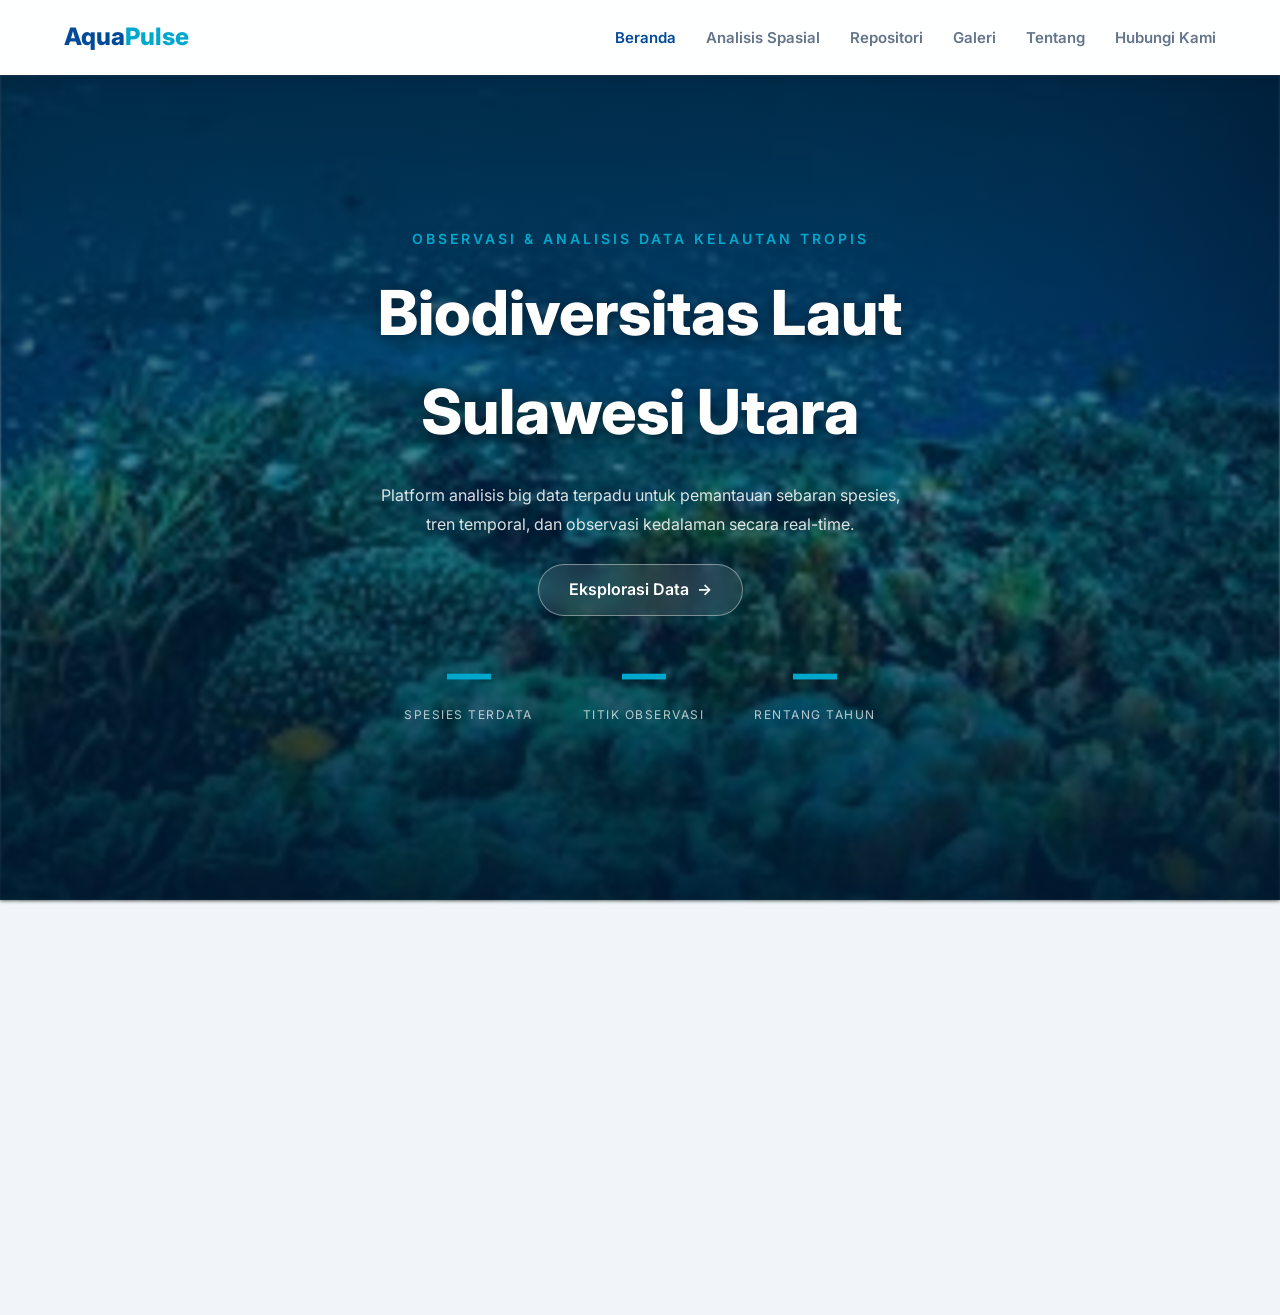
<file: index.html>
<!DOCTYPE html>
<html lang="id">
<head>
    <meta charset="UTF-8">
    <meta name="viewport" content="width=device-width, initial-scale=1.0">
    <title>AquaPulse - Intelijen Biodiversitas</title>
    <link href="https://fonts.googleapis.com/css2?family=Inter:wght@400;600;700;800&display=swap" rel="stylesheet">
    <link rel="stylesheet" href="https://cdnjs.cloudflare.com/ajax/libs/font-awesome/6.5.1/css/all.min.css"/>
    <link rel="stylesheet" href="style.css">
</head>
<body>

    <!-- Loading Overlay -->
    <div class="loading-overlay" id="loadingOverlay">
        <div class="loading-logo">Aqua<span>Pulse</span></div>
        <div class="loader-bar"><div class="loader-bar-inner"></div></div>
        <div class="loading-text">Memuat halaman beranda...</div>
    </div>

    <nav class="navbar">
        <h2>Aqua<span>Pulse</span></h2>
        <ul class="nav-links">
            <li><a href="index.html" class="active">Beranda</a></li>
            <li><a href="analisis.html">Analisis Spasial</a></li>
            <li><a href="repositori.html">Repositori</a></li>
            <li><a href="gallery.html">Galeri</a></li>
            <li><a href="tentang.html">Tentang</a></li>
            <li><a href="kontak.html">Hubungi Kami</a></li>
        </ul>
        <button class="hamburger" id="hamburger" aria-label="Menu">
            <span></span><span></span><span></span>
        </button>
    </nav>

    <!-- Mobile Nav -->
    <nav class="mobile-nav" id="mobileNav">
        <a href="index.html" class="active">Beranda</a>
        <a href="analisis.html">Analisis Spasial</a>
        <a href="repositori.html">Repositori</a>
        <a href="gallery.html">Galeri</a>
        <a href="tentang.html">Tentang</a>
        <a href="kontak.html">Hubungi Kami</a>
    </nav>

    <section class="hero">
        <div class="hero-bg"></div>
        <div class="hero-overlay"></div>
        <div class="bubbles">
            <span></span><span></span><span></span><span></span><span></span><span></span>
        </div>

        <div class="hero-content">
            <p class="tagline">Observasi & Analisis Data Kelautan Tropis</p>
            <h1>Biodiversitas Laut<br>Sulawesi Utara</h1>
            <p class="sub-desc">Platform analisis big data terpadu untuk pemantauan sebaran spesies, <br>tren temporal, dan observasi kedalaman secara real-time.</p>
            <br>
            <a href="analisis.html" class="hero-btn-minimal">Eksplorasi Data &nbsp;→</a>
        </div>

        <!-- Animated Counters -->
        <div class="hero-stats" id="heroCounter">
            <div class="hero-stat">
                <span class="num" id="cntSpecies">—</span>
                <span class="lbl">Spesies Terdata</span>
            </div>
            <div class="hero-stat">
                <span class="num" id="cntObs">—</span>
                <span class="lbl">Titik Observasi</span>
            </div>
            <div class="hero-stat">
                <span class="num" id="cntYears">—</span>
                <span class="lbl">Rentang Tahun</span>
            </div>
        </div>
    </section>

    <!-- Footer -->
    <footer class="site-footer">
        <div class="footer-grid">
            <div class="footer-brand">
                <h3>Aqua<span>Pulse</span></h3>
                <p>Platform pemantauan biodiversitas laut Sulawesi Utara berbasis data saintifik dari OBIS UNESCO. Dibangun untuk konservasi dan penelitian.</p>
            </div>
            <div class="footer-col">
                <h4>Navigasi</h4>
                <ul>
                    <li><a href="index.html">Beranda</a></li>
                    <li><a href="analisis.html">Analisis Spasial</a></li>
                    <li><a href="repositori.html">Repositori Data</a></li>
                    <li><a href="gallery.html">Galeri Biota</a></li>
                    <li><a href="tentang.html">Tentang Kami</a></li>
                    <li><a href="kontak.html">Hubungi Kami</a></li>
                </ul>
            </div>
            <div class="footer-col">
                <h4>Sumber Data</h4>
                <ul>
                    <li><a href="https://obis.org" target="_blank">OBIS UNESCO</a></li>
                    <li><a href="https://www.gbif.org" target="_blank">GBIF</a></li>
                    <li><a href="https://www.iucnredlist.org" target="_blank">IUCN Red List</a></li>
                    <li><a href="https://coralreefwatch.noaa.gov" target="_blank">NOAA Coral Watch</a></li>
                </ul>
            </div>
        </div>
        <div class="footer-bottom">
            <p>&copy; 2025 AquaPulse — Kelompok 10, Universitas Sam Ratulangi</p>
            <span class="obis-badge"><i class="fas fa-database" style="font-size:10px;margin-right:4px;"></i>Data: OBIS UNESCO</span>
        </div>
    </footer>

    <script src="script.js"></script>
</body>
</html>
</file>
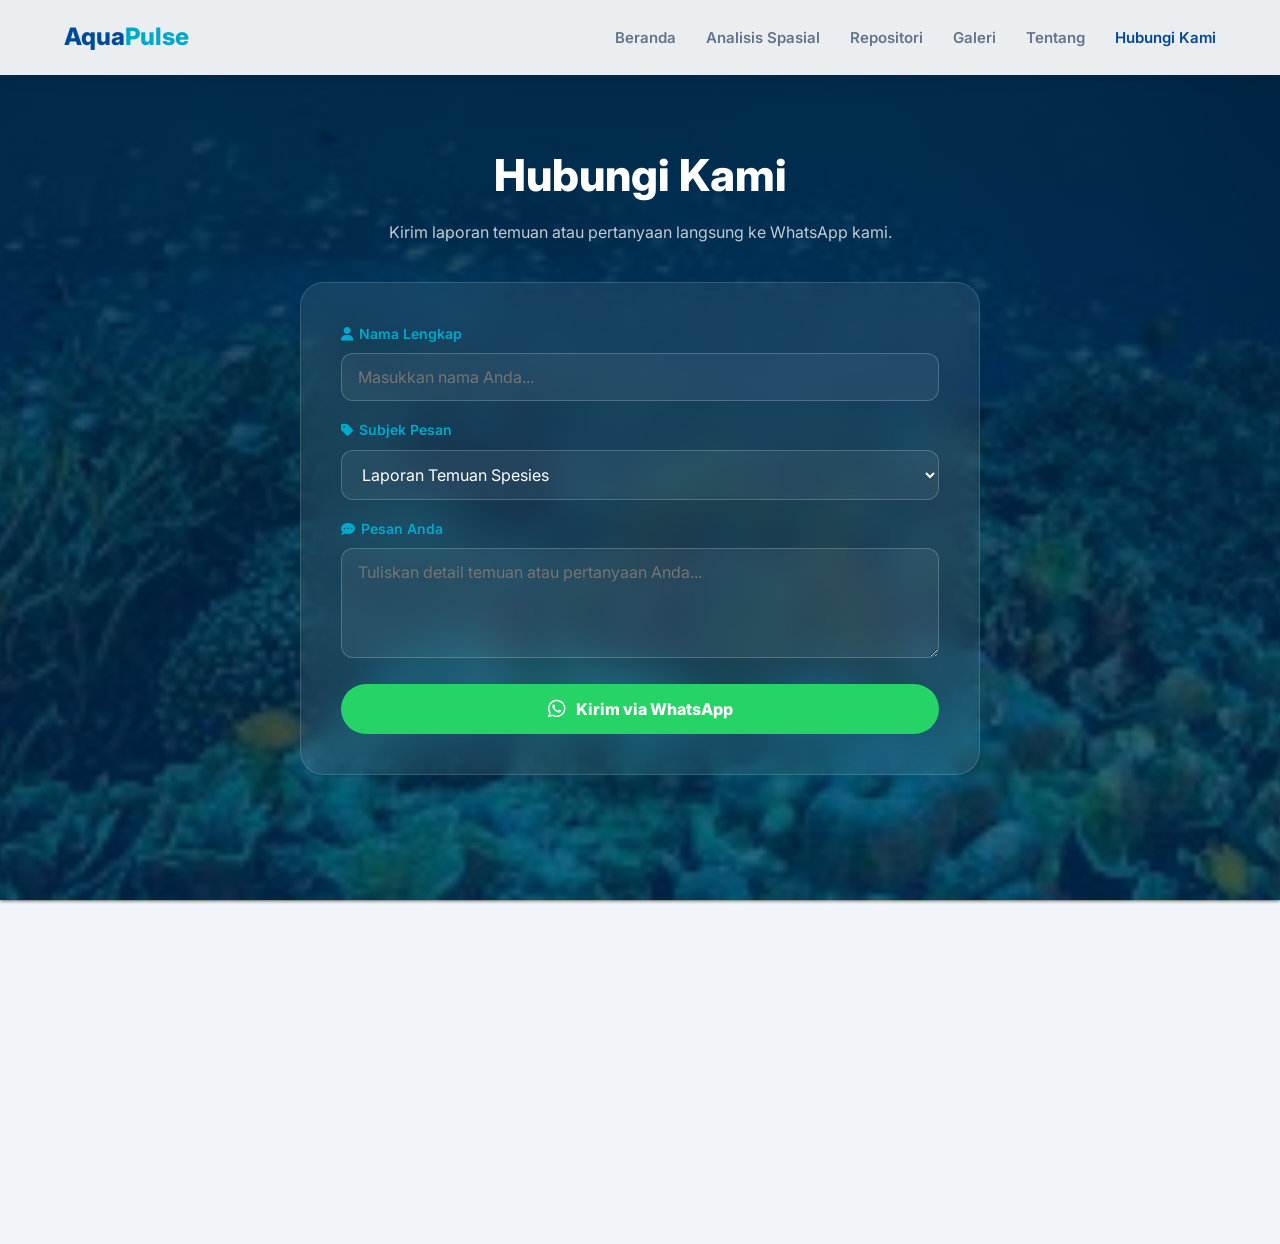
<file: kontak.html>
<!DOCTYPE html>
<html lang="id">
<head>
    <meta charset="UTF-8">
    <meta name="viewport" content="width=device-width, initial-scale=1.0">
    <title>Kontak - AquaPulse</title>
    <link href="https://fonts.googleapis.com/css2?family=Inter:wght@400;600;700;800&display=swap" rel="stylesheet">
    <link rel="stylesheet" href="style.css">
    <link rel="stylesheet" href="https://cdnjs.cloudflare.com/ajax/libs/font-awesome/6.0.0/css/all.min.css">
    <style>
        .navbar { position: fixed !important; top:0; left:0; width:100% !important; padding:0 5% !important; box-sizing:border-box; z-index:2000; }
        .contact-page { min-height:100vh; padding:100px 0 60px; display:block; }
        .contact-bg, .contact-overlay { position:fixed; width:100%; height:100%; top:0; left:0; }
        .contact-card {
            background: rgba(255,255,255,0.08);
            backdrop-filter: blur(20px);
            border: 1px solid rgba(255,255,255,0.15);
            border-radius: 24px; padding: 40px;
            color: white; max-width: 680px; margin: 0 auto;
            position: relative; z-index: 10;
        }
        .form-group { margin-bottom: 18px; }
        label { display:block; margin-bottom:8px; font-weight:600; color:var(--accent); font-size:14px; }
        input, select, textarea {
            width:100%; padding:13px 16px;
            border-radius:12px; border:1px solid rgba(255,255,255,0.2);
            background:rgba(255,255,255,0.06); color:white;
            font-family:'Inter',sans-serif; box-sizing:border-box; font-size:1rem;
            transition: 0.2s; outline: none;
        }
        input:focus, select:focus, textarea:focus { border-color:var(--accent); background:rgba(255,255,255,0.1); }
        select option { background-color:#1e293b; color:white; }
        textarea { resize: vertical; min-height: 110px; }
        .wa-btn {
            background:#25d366; color:white; border:none; padding:15px;
            border-radius:50px; font-weight:800; cursor:pointer; width:100%;
            transition:0.3s; font-size:1rem; display:flex; justify-content:center;
            align-items:center; gap:10px; font-family:'Inter',sans-serif; margin-top:8px;
        }
        .wa-btn:hover { background:white; color:#128c7e; transform:translateY(-3px); box-shadow:0 8px 20px rgba(37,211,102,0.3); }
        .site-footer { position: relative; z-index: 10; }
    </style>
</head>
<body>

    <nav class="navbar">
        <h2>Aqua<span>Pulse</span></h2>
        <ul class="nav-links">
            <li><a href="index.html">Beranda</a></li>
            <li><a href="analisis.html">Analisis Spasial</a></li>
            <li><a href="repositori.html">Repositori</a></li>
            <li><a href="gallery.html">Galeri</a></li>
            <li><a href="tentang.html">Tentang</a></li>
            <li><a href="kontak.html" class="active">Hubungi Kami</a></li>
        </ul>
        <button class="hamburger" id="hamburger" aria-label="Menu">
            <span></span><span></span><span></span>
        </button>
    </nav>
<!-- Loading Overlay -->
    <div class="loading-overlay" id="loadingOverlay">
        <div class="loading-logo">Aqua<span>Pulse</span></div>
        <div class="loader-bar"><div class="loader-bar-inner"></div></div>
        <div class="loading-text">Memuat halaman kontak...</div>
    </div>
    <nav class="mobile-nav" id="mobileNav">
        <a href="index.html">Beranda</a>
        <a href="analisis.html">Analisis Spasial</a>
        <a href="repositori.html">Repositori</a>
        <a href="gallery.html">Galeri</a>
        <a href="tentang.html">Tentang</a>
        <a href="kontak.html" class="active">Hubungi Kami</a>
    </nav>

    <section class="contact-page">
        <div class="contact-bg" style="background:url('background.jpg') no-repeat center center fixed;background-size:cover;"></div>
        <div class="contact-overlay" style="background:linear-gradient(to bottom,rgba(0,26,51,0.85),rgba(0,45,90,0.7));"></div>

        <div class="container">
            <div style="text-align:center;color:white;margin-bottom:36px;position:relative;z-index:10;">
                <h1 style="font-size:44px;font-weight:800;margin-bottom:10px;">Hubungi Kami</h1>
                <p style="opacity:0.75;">Kirim laporan temuan atau pertanyaan langsung ke WhatsApp kami.</p>
            </div>

            <div class="contact-card">
                <div class="form-group">
                    <label><i class="fas fa-user" style="margin-right:6px;"></i>Nama Lengkap</label>
                    <input type="text" id="name" placeholder="Masukkan nama Anda...">
                </div>
                <div class="form-group">
                    <label><i class="fas fa-tag" style="margin-right:6px;"></i>Subjek Pesan</label>
                    <select id="subject">
                        <option value="Laporan Temuan Spesies">Laporan Temuan Spesies</option>
                        <option value="Kerusakan Ekosistem">Laporan Kerusakan Ekosistem</option>
                        <option value="Pertanyaan Umum">Pertanyaan Umum</option>
                        <option value="Kerjasama Penelitian">Kerjasama Penelitian</option>
                    </select>
                </div>
                <div class="form-group">
                    <label><i class="fas fa-comment-dots" style="margin-right:6px;"></i>Pesan Anda</label>
                    <textarea id="message" placeholder="Tuliskan detail temuan atau pertanyaan Anda..."></textarea>
                </div>
                <button onclick="sendToWhatsApp()" class="wa-btn">
                    <i class="fab fa-whatsapp" style="font-size:20px;"></i> Kirim via WhatsApp
                </button>
            </div>
        </div>
    </section>

    <footer class="site-footer">
        <div class="footer-grid">
            <div class="footer-brand">
                <h3>Aqua<span>Pulse</span></h3>
                <p>Platform pemantauan biodiversitas laut Sulawesi Utara berbasis data saintifik dari OBIS UNESCO.</p>
            </div>
            <div class="footer-col">
                <h4>Navigasi</h4>
                <ul>
                    <li><a href="index.html">Beranda</a></li>
                    <li><a href="analisis.html">Analisis Spasial</a></li>
                    <li><a href="repositori.html">Repositori Data</a></li>
                    <li><a href="gallery.html">Galeri Biota</a></li>
                </ul>
            </div>
            <div class="footer-col">
                <h4>Sumber Data</h4>
                <ul>
                    <li><a href="https://obis.org" target="_blank">OBIS UNESCO</a></li>
                    <li><a href="https://www.iucnredlist.org" target="_blank">IUCN Red List</a></li>
                </ul>
            </div>
        </div>
        <div class="footer-bottom">
            <p>&copy; 2025 AquaPulse — Kelompok 10, Universitas Sam Ratulangi</p>
            <span class="obis-badge"><i class="fas fa-database" style="font-size:10px;margin-right:4px;"></i>Data: OBIS UNESCO</span>
        </div>
    </footer>

    <script src="script.js"></script>
    <script>
        function sendToWhatsApp() {
            const phoneNumber = "6282214395521";
            const name = document.getElementById('name').value.trim();
            const subject = document.getElementById('subject').value;
            const message = document.getElementById('message').value.trim();
            if (!name || !message) { alert("Mohon isi Nama dan Pesan terlebih dahulu!"); return; }
            const waText = `Halo AquaPulse!%0A%0A*Nama:* ${name}%0A*Subjek:* ${subject}%0A*Pesan:* ${message}`;
            window.open(`https://wa.me/${phoneNumber}?text=${waText}`, '_blank');
        }
    </script>
</body>
</html>
</file>
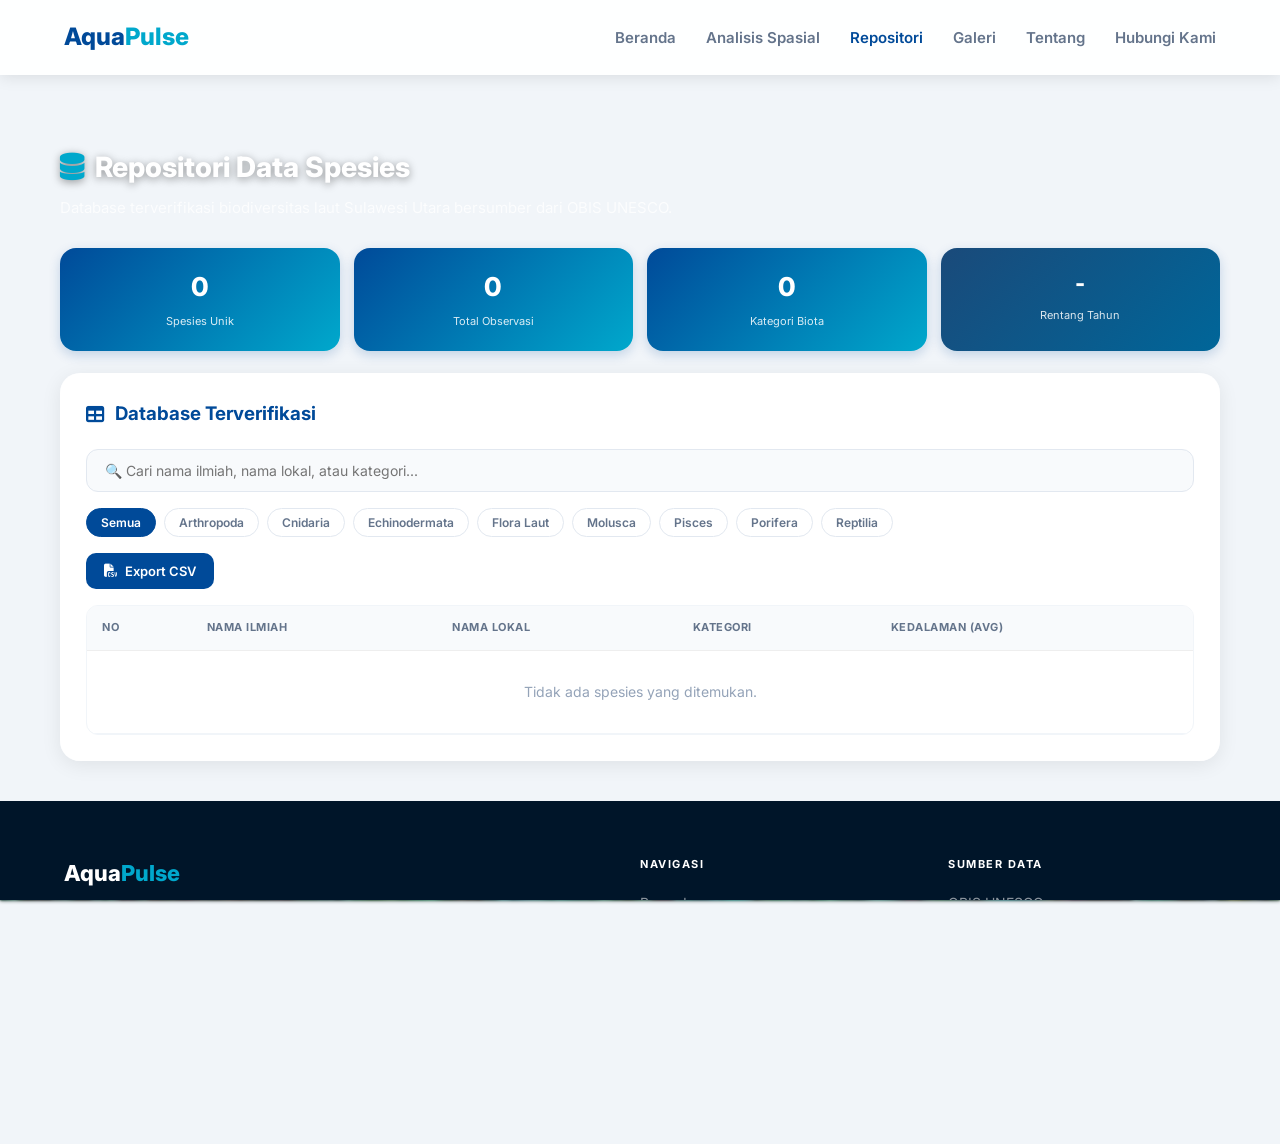
<file: repositori.html>
<!DOCTYPE html>
<html lang="id">
<head>
    <meta charset="UTF-8">
    <meta name="viewport" content="width=device-width, initial-scale=1.0">
    <title>Repositori Data - AquaPulse</title>
    <link href="https://fonts.googleapis.com/css2?family=Inter:wght@400;600;700;800&display=swap" rel="stylesheet">
    <link rel="stylesheet" href="https://cdnjs.cloudflare.com/ajax/libs/font-awesome/6.5.1/css/all.min.css"/>
    <link rel="stylesheet" href="style.css">
</head>
<body>
    <div class="page-bg-block">
        <div class="hero-bg"></div>
        <div class="hero-overlay"></div>
    </div>

    <!-- Loading Overlay -->
    <div class="loading-overlay" id="loadingOverlay">
        <div class="loading-logo">Aqua<span>Pulse</span></div>
        <div class="loader-bar"><div class="loader-bar-inner"></div></div>
        <div class="loading-text">Memuat halaman repositori data...</div>
    </div>

    <nav class="navbar">
        <h2>Aqua<span>Pulse</span></h2>
        <ul class="nav-links">
            <li><a href="index.html">Beranda</a></li>
            <li><a href="analisis.html">Analisis Spasial</a></li>
            <li><a href="repositori.html" class="active">Repositori</a></li>
            <li><a href="gallery.html">Galeri</a></li>
            <li><a href="tentang.html">Tentang</a></li>
            <li><a href="kontak.html">Hubungi Kami</a></li>
        </ul>
        <button class="hamburger" id="hamburger" aria-label="Menu">
            <span></span><span></span><span></span>
        </button>
    </nav>

    <nav class="mobile-nav" id="mobileNav">
        <a href="index.html">Beranda</a>
        <a href="analisis.html">Analisis Spasial</a>
        <a href="repositori.html" class="active">Repositori</a>
        <a href="gallery.html">Galeri</a>
        <a href="tentang.html">Tentang</a>
        <a href="kontak.html">Hubungi Kami</a>
    </nav>

    <div class="container" style="padding-top:30px;">

        <!-- Header -->
        <div style="margin-bottom:28px;">
            <h1 style="font-size:28px;font-weight:800;color:#ffffff;margin-bottom:6px;text-shadow:0 2px 8px rgba(0,0,0,0.4);">
                <i class="fas fa-database" style="margin-right:10px;color:#00a8cc;"></i>Repositori Data Spesies
            </h1>
            <p style="color:rgba(255,255,255,0.75);font-size:15px;">Database terverifikasi biodiversitas laut Sulawesi Utara bersumber dari OBIS UNESCO.</p>
        </div>

        <!-- Stats Cards -->
        <div class="repo-stats">
            <div class="repo-stat">
                <span class="num" id="statSpecies">—</span>
                <span class="lbl">Spesies Unik</span>
            </div>
            <div class="repo-stat">
                <span class="num" id="statObs">—</span>
                <span class="lbl">Total Observasi</span>
            </div>
            <div class="repo-stat">
                <span class="num" id="statCategories">—</span>
                <span class="lbl">Kategori Biota</span>
            </div>
            <div class="repo-stat" style="background:linear-gradient(135deg,#1a4a7a,#006699);">
                <span class="num" id="statYears" style="font-size:22px;">—</span>
                <span class="lbl">Rentang Tahun</span>
            </div>
        </div>

        <div class="card">
            <h3><i class="fas fa-table"></i> Database Terverifikasi</h3>

            <!-- Pencarian -->
            <input type="text" id="universalSearch" class="search-box" placeholder="&#128269; Cari nama ilmiah, nama lokal, atau kategori...">

            <!-- Filter Kategori -->
            <div class="cat-filters" id="catFilters">
                <!-- diisi oleh JS -->
            </div>

            <!-- Export Button -->
            <button class="export-btn" onclick="exportCSV()">
                <i class="fas fa-file-csv"></i> Export CSV
            </button>

            <!-- Tabel -->
            <div class="table-scroll">
                <table id="speciesTable">
                    <thead>
                        <tr>
                            <th>No</th>
                            <th>Nama Ilmiah</th>
                            <th>Nama Lokal</th>
                            <th>Kategori</th>
                            <th>Kedalaman (Avg)</th>
                        </tr>
                    </thead>
                    <tbody></tbody>
                </table>
            </div>
        </div>
    </div>

    <!-- Footer -->
    <footer class="site-footer">
        <div class="footer-grid">
            <div class="footer-brand">
                <h3>Aqua<span>Pulse</span></h3>
                <p>Platform pemantauan biodiversitas laut Sulawesi Utara berbasis data saintifik dari OBIS UNESCO.</p>
            </div>
            <div class="footer-col">
                <h4>Navigasi</h4>
                <ul>
                    <li><a href="index.html">Beranda</a></li>
                    <li><a href="analisis.html">Analisis Spasial</a></li>
                    <li><a href="repositori.html">Repositori Data</a></li>
                    <li><a href="gallery.html">Galeri Biota</a></li>
                </ul>
            </div>
            <div class="footer-col">
                <h4>Sumber Data</h4>
                <ul>
                    <li><a href="https://obis.org" target="_blank">OBIS UNESCO</a></li>
                    <li><a href="https://www.iucnredlist.org" target="_blank">IUCN Red List</a></li>
                </ul>
            </div>
        </div>
        <div class="footer-bottom">
            <p>&copy; 2025 AquaPulse — Kelompok 10, Universitas Sam Ratulangi</p>
            <span class="obis-badge"><i class="fas fa-database" style="font-size:10px;margin-right:4px;"></i>Data: OBIS UNESCO</span>
        </div>
    </footer>

    <script src="script.js"></script>
</body>
</html>
</file>
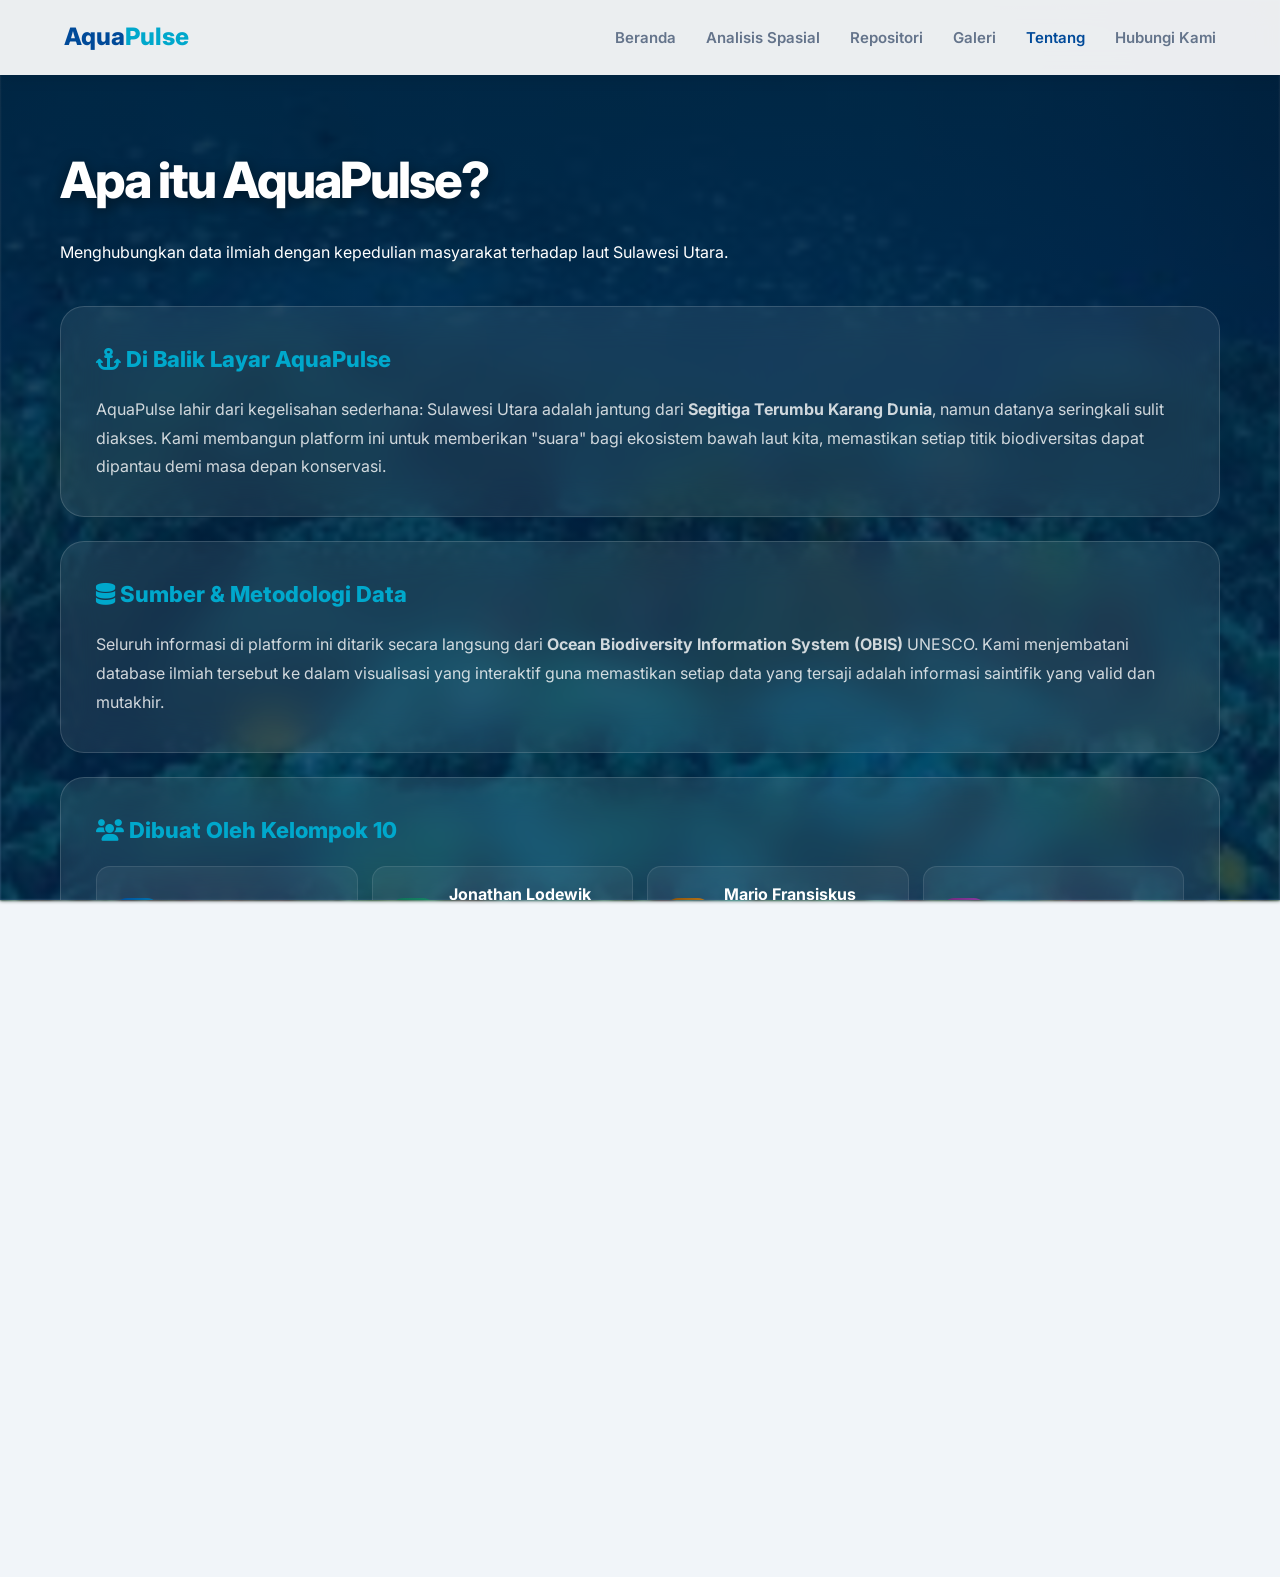
<file: tentang.html>
<!DOCTYPE html>
<html lang="id">

<head>
    <meta charset="UTF-8">
    <meta name="viewport" content="width=device-width, initial-scale=1.0">
    <title>Tentang - AquaPulse</title>
    <link href="https://fonts.googleapis.com/css2?family=Inter:wght@400;600;700;800&display=swap" rel="stylesheet">
    <link rel="stylesheet" href="style.css">
    <link rel="stylesheet" href="https://cdnjs.cloudflare.com/ajax/libs/font-awesome/6.0.0/css/all.min.css">
    <style>
        .navbar {
            position: fixed !important;
            top: 0;
            left: 0;
            width: 100% !important;
            padding: 0 5% !important;
            box-sizing: border-box;
            z-index: 2000;
        }

        .hero.tentang-page {
            height: auto;
            min-height: 100vh;
            padding: 100px 0 60px;
            display: block;
            text-align: left;
        }

        .hero.tentang-page .hero-bg,
        .hero.tentang-page .hero-overlay {
            position: fixed;
            width: 100%;
            height: 100%;
            top: 0;
            left: 0;
        }

        .about-card {
            background: rgba(255, 255, 255, 0.08);
            backdrop-filter: blur(20px);
            border: 1px solid rgba(255, 255, 255, 0.15);
            border-radius: 24px;
            padding: 35px;
            color: #f8fafc;
            margin-bottom: 24px;
            position: relative;
            z-index: 10;
        }

        .about-card h3 {
            color: var(--accent);
            margin-bottom: 18px;
            font-size: 22px;
            font-weight: 800;
        }

        .about-card p {
            line-height: 1.8;
            color: rgba(255, 255, 255, 0.8);
        }

        .team-grid {
            display: grid;
            grid-template-columns: repeat(auto-fit, minmax(260px, 1fr));
            gap: 14px;
            margin-top: 18px;
        }

        .team-item {
            background: rgba(255, 255, 255, 0.06);
            padding: 15px 18px;
            border-radius: 14px;
            display: flex;
            align-items: center;
            gap: 14px;
            border: 1px solid rgba(255, 255, 255, 0.1);
            transition: 0.3s;
        }

        .team-item:hover {
            background: rgba(255, 255, 255, 0.1);
            transform: translateX(4px);
        }

        .avatar-initials {
            width: 44px;
            height: 44px;
            border-radius: 12px;
            display: flex;
            align-items: center;
            justify-content: center;
            font-weight: 800;
            font-size: 15px;
            color: white;
            flex-shrink: 0;
        }

        .team-info strong {
            display: block;
            font-size: 1rem;
            color: #ffffff;
        }

        .team-info span {
            font-size: 0.82rem;
            color: #94a3b8;
        }

        .about-header-text {
            position: relative;
            z-index: 10;
            margin-bottom: 40px;
            color: white;
        }

        .about-header-text h1 {
            font-size: 50px;
            font-weight: 800;
            letter-spacing: -2px;
        }

        .site-footer {
            position: relative;
            z-index: 10;
        }

        @media(max-width:768px) {
            .about-header-text h1 {
                font-size: 32px;
            }

            .about-card {
                padding: 22px;
            }
        }
    </style>
</head>

<body>

    <nav class="navbar">
        <h2>Aqua<span>Pulse</span></h2>
        <ul class="nav-links">
            <li><a href="index.html">Beranda</a></li>
            <li><a href="analisis.html">Analisis Spasial</a></li>
            <li><a href="repositori.html">Repositori</a></li>
            <li><a href="gallery.html">Galeri</a></li>
            <li><a href="tentang.html" class="active">Tentang</a></li>
            <li><a href="kontak.html">Hubungi Kami</a></li>
        </ul>
        <button class="hamburger" id="hamburger" aria-label="Menu">
            <span></span><span></span><span></span>
        </button>
    </nav>
<!-- Loading Overlay -->
    <div class="loading-overlay" id="loadingOverlay">
        <div class="loading-logo">Aqua<span>Pulse</span></div>
        <div class="loader-bar"><div class="loader-bar-inner"></div></div>
        <div class="loading-text">Memuat halaman tentang...</div>
    </div>
    <nav class="mobile-nav" id="mobileNav">
        <a href="index.html">Beranda</a>
        <a href="analisis.html">Analisis Spasial</a>
        <a href="repositori.html">Repositori</a>
        <a href="gallery.html">Galeri</a>
        <a href="tentang.html" class="active">Tentang</a>
        <a href="kontak.html">Hubungi Kami</a>
    </nav>

    <section class="hero tentang-page">
        <div class="hero-bg"
            style="background: url('background.jpg') no-repeat center center fixed; background-size:cover;"></div>
        <div class="hero-overlay"
            style="background: linear-gradient(to bottom, rgba(0,26,51,0.85), rgba(0,45,90,0.7));"></div>

        <div class="container">
            <div class="about-header-text">
                <h1>Apa itu AquaPulse?</h1>
                <p>Menghubungkan data ilmiah dengan kepedulian masyarakat terhadap laut Sulawesi Utara.</p>
            </div>

            <div class="about-card">
                <h3><i class="fas fa-anchor"></i> Di Balik Layar AquaPulse</h3>
                <p>AquaPulse lahir dari kegelisahan sederhana: Sulawesi Utara adalah jantung dari <b>Segitiga Terumbu
                        Karang Dunia</b>, namun datanya seringkali sulit diakses. Kami membangun platform ini untuk
                    memberikan "suara" bagi ekosistem bawah laut kita, memastikan setiap titik biodiversitas dapat
                    dipantau demi masa depan konservasi.</p>
            </div>

            <div class="about-card">
                <h3><i class="fas fa-database"></i> Sumber & Metodologi Data</h3>
                <p>Seluruh informasi di platform ini ditarik secara langsung dari <b>Ocean Biodiversity Information
                        System (OBIS)</b> UNESCO. Kami menjembatani database ilmiah tersebut ke dalam visualisasi yang
                    interaktif guna memastikan setiap data yang tersaji adalah informasi saintifik yang valid dan
                    mutakhir.</p>
            </div>

            <div class="about-card">
                <h3><i class="fas fa-users"></i> Dibuat Oleh Kelompok 10</h3>
                <div class="team-grid">
                    <div class="team-item">
                        <div class="avatar-initials" style="background:linear-gradient(135deg,#004a99,#00a8cc);">VA
                        </div>
                        <div class="team-info">
                            <strong>Veren Amelia Lajame</strong>
                            <span>231011060066</span>
                        </div>
                    </div>
                    <div class="team-item">
                        <div class="avatar-initials" style="background:linear-gradient(135deg,#0f6e56,#1d9e75);">JL
                        </div>
                        <div class="team-info">
                            <strong>Jonathan Lodewik Kindangen</strong>
                            <span>231011060070</span>
                        </div>
                    </div>
                    <div class="team-item">
                        <div class="avatar-initials" style="background:linear-gradient(135deg,#854f0b,#ef9f27);">MF
                        </div>
                        <div class="team-info">
                            <strong>Mario Fransiskus Lomban</strong>
                            <span>231011060071</span>
                        </div>
                    </div>
                    <div class="team-item">
                        <div class="avatar-initials" style="background:linear-gradient(135deg,#6d2877,#b04fd4);">DJ
                        </div>
                        <div class="team-info">
                            <strong>Daniel Jeremi Igir</strong>
                            <span>231011060078</span>
                        </div>
                    </div>
                    <div class="team-item">
                        <div class="avatar-initials" style="background:linear-gradient(135deg,#993556,#d4537e);">MY
                        </div>
                        <div class="team-info">
                            <strong>Maverick Yort Mamanua</strong>
                            <span>231011060061</span>
                        </div>
                    </div>
                </div>
            </div>
        </div>
    </section>

    <footer class="site-footer">
        <div class="footer-grid">
            <div class="footer-brand">
                <h3>Aqua<span>Pulse</span></h3>
                <p>Platform pemantauan biodiversitas laut Sulawesi Utara berbasis data saintifik dari OBIS UNESCO.</p>
            </div>
            <div class="footer-col">
                <h4>Navigasi</h4>
                <ul>
                    <li><a href="index.html">Beranda</a></li>
                    <li><a href="analisis.html">Analisis Spasial</a></li>
                    <li><a href="repositori.html">Repositori Data</a></li>
                    <li><a href="gallery.html">Galeri Biota</a></li>
                </ul>
            </div>
            <div class="footer-col">
                <h4>Sumber Data</h4>
                <ul>
                    <li><a href="https://obis.org" target="_blank">OBIS UNESCO</a></li>
                    <li><a href="https://www.iucnredlist.org" target="_blank">IUCN Red List</a></li>
                </ul>
            </div>
        </div>
        <div class="footer-bottom">
            <p>&copy; 2025 AquaPulse — Kelompok 10, Universitas Sam Ratulangi</p>
            <span class="obis-badge"><i class="fas fa-database" style="font-size:10px;margin-right:4px;"></i>Data: OBIS
                UNESCO</span>
        </div>
    </footer>

    <script src="script.js"></script>
</body>

</html>
</file>
<file: style.css>
/* --- 1. VARIABLES & RESET --- */
:root {
    --primary: #004a99;
    --accent: #00a8cc;
    --bg-body: #f1f5f9;
    --white: #ffffff;
    --text: #1e293b;
    --marine-grad: linear-gradient(135deg, #002d5a 0%, #004a99 50%, #00a8cc 100%);
}

* { box-sizing: border-box; margin: 0; padding: 0; scroll-behavior: smooth; }

html, body {
    height: 100%;
    background-color: var(--bg-body);
    color: var(--text);
    font-family: 'Inter', sans-serif;
    line-height: 1.6;
    overflow-x: hidden;
}

/* Global underwater background for all pages */
body::before {
    content: '';
    position: fixed;
    top: 0; left: 0; width: 100%; height: 100%;
    background: url('background.jpg') no-repeat center center;
    background-size: cover;
    filter: brightness(0.25) blur(2px);
    z-index: -2;
    pointer-events: none;
}
body::after {
    content: '';
    position: fixed;
    top: 0; left: 0; width: 100%; height: 100%;
    background: linear-gradient(180deg, rgba(0,20,50,0.55) 0%, rgba(0,40,80,0.4) 100%);
    z-index: -1;
    pointer-events: none;
}

/* --- 2. TOP NAVBAR --- */
.navbar {
    background: rgba(255,255,255,0.92);
    backdrop-filter: blur(12px);
    height: 75px;
    display: flex;
    justify-content: space-between;
    align-items: center;
    padding: 0 5%;
    position: sticky;
    top: 0;
    z-index: 2000;
    box-shadow: 0 2px 15px rgba(0,0,0,0.1);
}
.navbar h2 { font-size: 24px; font-weight: 800; color: var(--primary); }
.navbar h2 span { color: var(--accent); }
.nav-links { list-style: none; display: flex; gap: 30px; }
.nav-links a {
    text-decoration: none;
    color: #64748b;
    font-weight: 600;
    font-size: 15px;
    transition: 0.3s;
}
.nav-links a:hover, .nav-links a.active { color: var(--primary); }

/* Hamburger */
.hamburger {
    display: none;
    flex-direction: column;
    gap: 5px;
    cursor: pointer;
    padding: 5px;
    z-index: 2100;
    background: none;
    border: none;
}
.hamburger span {
    width: 26px; height: 2.5px;
    background: var(--primary);
    border-radius: 4px;
    transition: all 0.35s cubic-bezier(0.4,0,0.2,1);
    display: block;
}
.hamburger.open span:nth-child(1) { transform: translateY(7.5px) rotate(45deg); }
.hamburger.open span:nth-child(2) { opacity: 0; transform: scaleX(0); }
.hamburger.open span:nth-child(3) { transform: translateY(-7.5px) rotate(-45deg); }

/* Mobile nav overlay */
.mobile-nav {
    display: none;
    position: fixed;
    top: 75px; left: 0; right: 0; bottom: 0;
    background: rgba(255,255,255,0.97);
    backdrop-filter: blur(12px);
    z-index: 1999;
    flex-direction: column;
    align-items: center;
    justify-content: center;
    gap: 16px;
    animation: fadeInDown 0.3s ease;
}
.mobile-nav.open { display: flex; }
.mobile-nav a {
    text-decoration: none;
    color: var(--primary);
    font-size: 20px;
    font-weight: 700;
    transition: 0.2s;
    padding: 10px 30px;
    border-radius: 12px;
    width: 220px;
    text-align: center;
}
.mobile-nav a:hover, .mobile-nav a.active { background: #e0f0ff; }

@keyframes fadeInDown {
    from { opacity: 0; transform: translateY(-12px); }
    to { opacity: 1; transform: translateY(0); }
}

/* --- 3. HERO SECTION --- */
.hero {
    position: relative;
    height: calc(100vh - 75px);
    width: 100%;
    display: flex;
    justify-content: center;
    align-items: center;
    text-align: center;
    color: white;
    overflow: hidden;
    flex-direction: column;
    gap: 0;
}
.hero-bg {
    position: absolute;
    top: 0; left: 0; width: 100%; height: 100%;
    background: url('background.jpg') no-repeat center center;
    background-size: cover;
    z-index: 1;
    filter: brightness(0.8) blur(1px);
    animation: slowZoom 30s infinite alternate ease-in-out;
}
.hero-overlay {
    position: absolute;
    top: 0; left: 0; width: 100%; height: 100%;
    background: linear-gradient(to bottom, rgba(0,26,51,0.8), rgba(0,45,90,0.4), rgba(0,26,51,0.9));
    z-index: 2;
}
.hero-content { position: relative; z-index: 10; max-width: 900px; padding: 0 20px; }
.hero h1 { font-size: 62px; font-weight: 800; margin-bottom: 20px; text-shadow: 0 4px 15px rgba(0,0,0,0.5); }

/* --- 3.1. SHARED PAGE BACKGROUND --- */
.page-bg-block {
    position: fixed;
    inset: 0;
    z-index: -2;
    pointer-events: none;
}
.page-bg-block .hero-bg {
    position: absolute;
    inset: 0;
    background: url('background.jpg') no-repeat center center fixed;
    background-size: cover;
    filter: brightness(0.8) blur(1px);
    animation: slowZoom 30s infinite alternate ease-in-out;
}
.page-bg-block .hero-overlay {
    position: absolute;
    inset: 0;
    background: linear-gradient(to bottom, rgba(0,26,51,0.85), rgba(0,45,90,0.7));
}
.tagline { font-size: 14px; font-weight: 600; letter-spacing: 3px; text-transform: uppercase; color: var(--accent); margin-bottom: 12px; }
.sub-desc { font-size: 16px; opacity: 0.85; line-height: 1.8; }

.hero-btn-minimal {
    display: inline-block; padding: 12px 30px;
    background: rgba(255, 255, 255, 0.1); color: white !important;
    border: 1.5px solid rgba(255,255,255,0.4); border-radius: 50px;
    text-decoration: none !important; font-weight: 600;
    backdrop-filter: blur(10px); transition: 0.4s;
}
.hero-btn-minimal:hover { background: white; color: var(--primary) !important; transform: translateY(-3px); }

/* Hero Stats Counter */
.hero-stats {
    position: relative; z-index: 10;
    display: flex; gap: 50px; justify-content: center;
    padding: 35px 20px 20px;
    flex-wrap: wrap;
}
.hero-stat { text-align: center; color: white; }
.hero-stat .num { font-size: 44px; font-weight: 800; color: var(--accent); display: block; line-height: 1; margin-bottom: 6px; }
.hero-stat .lbl { font-size: 12px; opacity: 0.7; text-transform: uppercase; letter-spacing: 1.5px; }

/* --- 4. DASHBOARD LAYOUT --- */
.dashboard-container {
    display: flex;
    height: calc(100vh - 75px);
    background: transparent;
    overflow: hidden;
    position: relative;
}

.sidebar-filter {
    width: 320px; min-width: 320px;
    background: rgba(255,255,255,0.95); padding: 25px;
    display: flex; flex-direction: column; gap: 18px;
    border-right: 1px solid #e2e8f0;
    position: relative;
    transition: all 0.4s cubic-bezier(0.4,0,0.2,1);
    z-index: 100;
    overflow-y: auto;
}
.sidebar-filter.collapsed { margin-left: -320px; }

/* Toggle button OUTSIDE sidebar — fix bug utama */
.sidebar-toggle-btn {
    position: absolute;
    left: 320px;
    top: 50%;
    transform: translateY(-50%);
    width: 26px; height: 52px;
    background: var(--primary);
    color: white;
    border-radius: 0 12px 12px 0;
    display: flex; align-items: center; justify-content: center;
    cursor: pointer; z-index: 200;
    box-shadow: 4px 0 12px rgba(0,0,0,0.15);
    transition: all 0.4s cubic-bezier(0.4,0,0.2,1);
    font-size: 11px;
    border: none;
}
.sidebar-toggle-btn:hover { background: var(--accent); }
.sidebar-filter.collapsed ~ .sidebar-toggle-btn { left: 0; }

.main-content-dashboard {
    flex: 1; display: flex; flex-direction: column;
    padding: 20px; gap: 16px; overflow-y: auto;
    min-width: 0;
}

/* Filter inputs */
.filter-group { display: flex; flex-direction: column; gap: 7px; }
.filter-group label { font-size: 11px; font-weight: 700; color: #64748b; text-transform: uppercase; letter-spacing: 0.5px; }
.filter-input {
    width: 100%; padding: 10px 14px;
    border: 1.5px solid #e2e8f0; border-radius: 10px;
    font-family: 'Inter', sans-serif; font-size: 14px;
    transition: 0.2s; background: #f8fafc; color: var(--text);
    outline: none;
}
.filter-input:focus { border-color: var(--accent); background: white; box-shadow: 0 0 0 3px rgba(0,168,204,0.1); }

.input-with-icon { position: relative; }
.input-with-icon i { position: absolute; left: 12px; top: 50%; transform: translateY(-50%); color: #94a3b8; font-size: 13px; }
.input-with-icon .filter-input { padding-left: 35px; }

.range-input { width: 100%; cursor: pointer; accent-color: var(--accent); }

/* Stat cards */
.stats-grid {
    display: grid;
    grid-template-columns: repeat(auto-fit, minmax(160px, 1fr));
    gap: 14px;
}
.stat-card {
    background: white; padding: 16px 18px; border-radius: 16px;
    display: flex; align-items: center; gap: 13px;
    border: 1px solid #eef2f6;
    transition: all 0.4s cubic-bezier(0.175, 0.885, 0.32, 1.275);
    cursor: default;
    box-shadow: 0 2px 8px rgba(0,0,0,0.03);
}
.stat-card:hover {
    transform: translateY(-8px);
    box-shadow: 0 20px 40px rgba(0, 74, 153, 0.1);
    border-color: var(--accent);
}
.stat-icon {
    width: 42px; height: 42px; border-radius: 12px;
    background: #e0f2fe; color: #0369a1;
    display: flex; align-items: center; justify-content: center; font-size: 17px;
    flex-shrink: 0;
}
.stat-info p { font-size: 10px; font-weight: 700; color: #64748b; text-transform: uppercase; margin: 0; letter-spacing: 0.3px; }
.stat-info h4 { font-size: 17px; font-weight: 800; color: #1e293b; margin: 0; line-height: 1.2; }

/* Frame Peta */
.map-frame {
    flex: 1; background: white; border-radius: 20px;
    padding: 10px; box-shadow: 0 8px 20px rgba(0,0,0,0.08);
    position: relative; min-height: 300px;
}
#map { height: 100%; width: 100%; border-radius: 14px; z-index: 1; min-height: 280px; }

/* Legend Peta */
.map-legend {
    position: absolute; bottom: 24px; left: 24px;
    background: rgba(255,255,255,0.96);
    backdrop-filter: blur(8px);
    border-radius: 14px; padding: 14px 16px;
    box-shadow: 0 4px 20px rgba(0,0,0,0.12);
    z-index: 500; font-size: 12px;
    border: 1px solid rgba(0,0,0,0.05);
    max-height: calc(100% - 48px);
    overflow-y: auto;
}
.map-legend h4 { font-size: 10px; font-weight: 700; color: #64748b; text-transform: uppercase; letter-spacing: 0.5px; margin-bottom: 10px; }
.legend-item { display: flex; align-items: center; gap: 8px; margin-bottom: 7px; color: #334155; font-weight: 500; font-size: 12px; white-space: nowrap; }
.legend-dot { width: 11px; height: 11px; border-radius: 50%; flex-shrink: 0; border: 2px solid rgba(255,255,255,0.9); box-shadow: 0 0 0 1px rgba(0,0,0,0.15); }

/* Panel Grafik di Analisis */
.chart-row { display: grid; grid-template-columns: 1fr 1fr; gap: 14px; }
.chart-panel {
    background: rgba(255,255,255,0.96); border-radius: 18px;
    padding: 18px; box-shadow: 0 4px 12px rgba(0,0,0,0.08);
    border: 1px solid rgba(255,255,255,0.6);
}
.chart-panel h4 { font-size: 13px; font-weight: 700; color: var(--primary); margin-bottom: 12px; display: flex; align-items: center; gap: 7px; }
.chart-panel canvas { max-height: 170px; }

/* Sidebar tip */
.sidebar-tip {
    margin-top: auto;
    background: #f0f7ff;
    padding: 13px;
    border-radius: 12px;
    display: flex;
    gap: 9px;
    font-size: 11px;
    color: #475569;
    align-items: flex-start;
    line-height: 1.5;
}
.sidebar-tip i { color: var(--accent); margin-top: 1px; flex-shrink: 0; }
.sidebar-header h3 { font-size: 1.1rem; margin-bottom: 4px; color: var(--primary); font-weight: 700; }
.sidebar-header p { font-size: 0.8rem; color: #94a3b8; }

/* --- 5. COMMON COMPONENTS --- */
.container { max-width: 1200px; margin: 40px auto; padding: 0 20px; }
.card { background: rgba(255,255,255,0.97); padding: 25px; border-radius: 20px; box-shadow: 0 4px 20px rgba(0,0,0,0.08); margin-bottom: 30px; border: 1px solid rgba(255,255,255,0.6); }
.card h3 { color: var(--primary); margin-bottom: 20px; display: flex; align-items: center; gap: 10px; }

.search-box {
    width: 100%; padding: 12px 18px;
    border: 1.5px solid #e2e8f0; border-radius: 12px;
    font-family: 'Inter', sans-serif; font-size: 14px;
    margin-bottom: 16px; transition: 0.2s; outline: none;
    background: #f8fafc;
}
.search-box:focus { border-color: var(--accent); background: white; box-shadow: 0 0 0 3px rgba(0,168,204,0.1); }

.table-scroll { max-height: 480px; overflow-y: auto; border-radius: 12px; border: 1px solid #f1f5f9; }
table { width: 100%; border-collapse: collapse; }
th { text-align: left; padding: 13px 15px; background: #f8fafc; font-size: 11px; color: #64748b; font-weight: 700; text-transform: uppercase; letter-spacing: 0.5px; position: sticky; top: 0; z-index: 10; border-bottom: 1px solid #eee; }
td { padding: 12px 15px; border-bottom: 1px solid #f1f5f9; font-size: 14px; }
tr:hover td { background: #f8faff; }

/* Repositori stats */
.repo-stats { display: grid; grid-template-columns: repeat(auto-fit, minmax(140px, 1fr)); gap: 14px; margin-bottom: 22px; }
.repo-stat {
    background: linear-gradient(135deg, var(--primary), var(--accent));
    color: white; border-radius: 16px; padding: 18px 16px; text-align: center;
    box-shadow: 0 4px 12px rgba(0,74,153,0.2);
}
.repo-stat .num { font-size: 26px; font-weight: 800; display: block; }
.repo-stat .lbl { font-size: 11px; opacity: 0.85; }

/* Filter kategori */
.cat-filters { display: flex; flex-wrap: wrap; gap: 8px; margin-bottom: 16px; }
.cat-btn {
    padding: 6px 14px; border-radius: 20px; border: 1.5px solid #e2e8f0;
    font-size: 12px; font-weight: 600; cursor: pointer; transition: 0.2s;
    background: white; color: #64748b; font-family: 'Inter', sans-serif;
}
.cat-btn:hover, .cat-btn.active { background: var(--primary); color: white; border-color: var(--primary); }

/* Export button */
.export-btn {
    background: var(--primary); color: white;
    border: none; padding: 10px 18px; border-radius: 10px;
    font-size: 13px; font-weight: 600; cursor: pointer;
    display: inline-flex; align-items: center; gap: 8px;
    transition: 0.2s; font-family: 'Inter', sans-serif;
    margin-bottom: 16px;
}
.export-btn:hover { background: var(--accent); transform: translateY(-2px); box-shadow: 0 4px 12px rgba(0,168,204,0.3); }

/* --- LOADING STATE --- */
.loading-overlay {
    position: fixed; top: 0; left: 0; width: 100%; height: 100%;
    background: rgba(0,20,45,0.95);
    display: flex; flex-direction: column;
    align-items: center; justify-content: center;
    z-index: 9999; gap: 18px; color: white;
    transition: opacity 0.6s ease;
}
.loading-overlay.hidden { opacity: 0; pointer-events: none; }
.loading-logo { font-size: 26px; font-weight: 800; color: white; }
.loading-logo span { color: var(--accent); }
.loader-bar { width: 200px; height: 3px; background: rgba(255,255,255,0.12); border-radius: 4px; overflow: hidden; }
.loader-bar-inner { height: 100%; width: 0%; background: linear-gradient(90deg, var(--primary), var(--accent)); border-radius: 4px; animation: loadBar 2.2s ease-in-out forwards; }
@keyframes loadBar { 0%{width:0%} 30%{width:45%} 70%{width:80%} 100%{width:100%} }
.loading-text { font-size: 13px; color: rgba(255,255,255,0.5); }

/* Skeleton */
.skeleton { height: 14px; border-radius: 6px; background: linear-gradient(90deg, #f0f0f0 25%, #e4e4e4 50%, #f0f0f0 75%); background-size: 200% 100%; animation: shimmer 1.5s infinite; }
.skeleton.short { width: 55%; }
.skeleton.medium { width: 75%; }
@keyframes shimmer { 0%{background-position:200% 0} 100%{background-position:-200% 0} }

/* --- 6. FOOTER --- */
.site-footer {
    background: #001529;
    color: rgba(255,255,255,0.65);
    padding: 55px 5% 28px;
}
.footer-grid {
    display: grid;
    grid-template-columns: 2fr 1fr 1fr;
    gap: 40px;
    max-width: 1200px;
    margin: 0 auto 40px;
}
.footer-brand h3 { font-size: 22px; font-weight: 800; color: white; margin-bottom: 10px; }
.footer-brand h3 span { color: var(--accent); }
.footer-brand p { font-size: 13px; line-height: 1.8; max-width: 280px; }
.footer-col h4 { font-size: 11px; font-weight: 700; color: white; text-transform: uppercase; letter-spacing: 1.5px; margin-bottom: 16px; }
.footer-col ul { list-style: none; display: flex; flex-direction: column; gap: 10px; }
.footer-col ul li a { color: rgba(255,255,255,0.55); text-decoration: none; font-size: 14px; transition: 0.2s; }
.footer-col ul li a:hover { color: var(--accent); padding-left: 4px; }
.footer-bottom {
    border-top: 1px solid rgba(255,255,255,0.07);
    padding-top: 24px;
    display: flex; justify-content: space-between; align-items: center;
    max-width: 1200px; margin: 0 auto;
    flex-wrap: wrap; gap: 12px;
}
.footer-bottom p { font-size: 12px; }
.obis-badge {
    background: rgba(0,168,204,0.12);
    border: 1px solid rgba(0,168,204,0.25);
    color: var(--accent);
    padding: 5px 14px; border-radius: 20px;
    font-size: 11px; font-weight: 700; text-transform: uppercase; letter-spacing: 0.5px;
}

/* --- 7. ANIMATIONS --- */
@keyframes slowZoom { from { transform: scale(1); } to { transform: scale(1.15); } }
@keyframes rise { 0% { transform: translateY(0); opacity: 0; } 50% { opacity: 0.5; } 100% { transform: translateY(-1000px); opacity: 0; } }
.bubbles { position: absolute; bottom: 0; left: 0; width: 100%; height: 100%; z-index: 5; pointer-events: none;}
.bubbles span { position: absolute; bottom: -100px; background: rgba(255,255,255,0.2); border-radius: 50%; animation: rise 15s infinite ease-in; }
.bubbles span:nth-child(1){left:10%;width:20px;height:20px;animation-delay:0s;}
.bubbles span:nth-child(2){left:25%;width:12px;height:12px;animation-delay:2s;}
.bubbles span:nth-child(3){left:50%;width:25px;height:25px;animation-delay:4s;}
.bubbles span:nth-child(4){left:70%;width:10px;height:10px;animation-delay:1s;}
.bubbles span:nth-child(5){left:85%;width:18px;height:18px;animation-delay:6s;}
.bubbles span:nth-child(6){left:40%;width:8px;height:8px;animation-delay:3s;}

/* --- 8. RESPONSIVE --- */
@media (max-width: 768px) {
    .nav-links { display: none; }
    .hamburger { display: flex; }

    .hero h1 { font-size: 34px; }
    .sub-desc { font-size: 14px; }
    .hero-stats { gap: 24px; padding: 24px 16px 16px; }
    .hero-stat .num { font-size: 32px; }

    .dashboard-container { flex-direction: column; height: auto; overflow: visible; }
    .sidebar-filter { width: 100% !important; min-width: unset; margin-left: 0 !important; border-right: none; border-bottom: 1px solid #e2e8f0; transition: none; }
    .sidebar-filter.collapsed { display: none; }
    .sidebar-toggle-btn { display: none; }
    .mobile-sidebar-toggle {
        display: flex !important; align-items: center; gap: 8px;
        background: var(--primary); color: white;
        border: none; padding: 10px 18px; border-radius: 10px;
        font-size: 13px; font-weight: 600; cursor: pointer;
        margin: 12px 20px 0;
        font-family: 'Inter', sans-serif;
        width: fit-content;
    }
    .main-content-dashboard { padding: 12px; }
    .chart-row { grid-template-columns: 1fr; }
    .map-frame { min-height: 340px; }
    #map { min-height: 300px; }
    .map-legend { display: none; }
    .stats-grid { grid-template-columns: 1fr 1fr; gap: 10px; }
    .stat-info h4 { font-size: 15px; }

    .container { margin: 20px auto; padding: 0 14px; }
    .footer-grid { grid-template-columns: 1fr; gap: 28px; }
    .footer-bottom { flex-direction: column; text-align: center; }
    .repo-stats { grid-template-columns: 1fr 1fr; }
}
.mobile-sidebar-toggle { display: none; }

@media (max-width: 480px) {
    .hero h1 { font-size: 26px; }
    .stats-grid { grid-template-columns: 1fr; }
    .repo-stats { grid-template-columns: 1fr; }
    .hero-stats { flex-direction: column; gap: 16px; align-items: center; }
}
</file>
